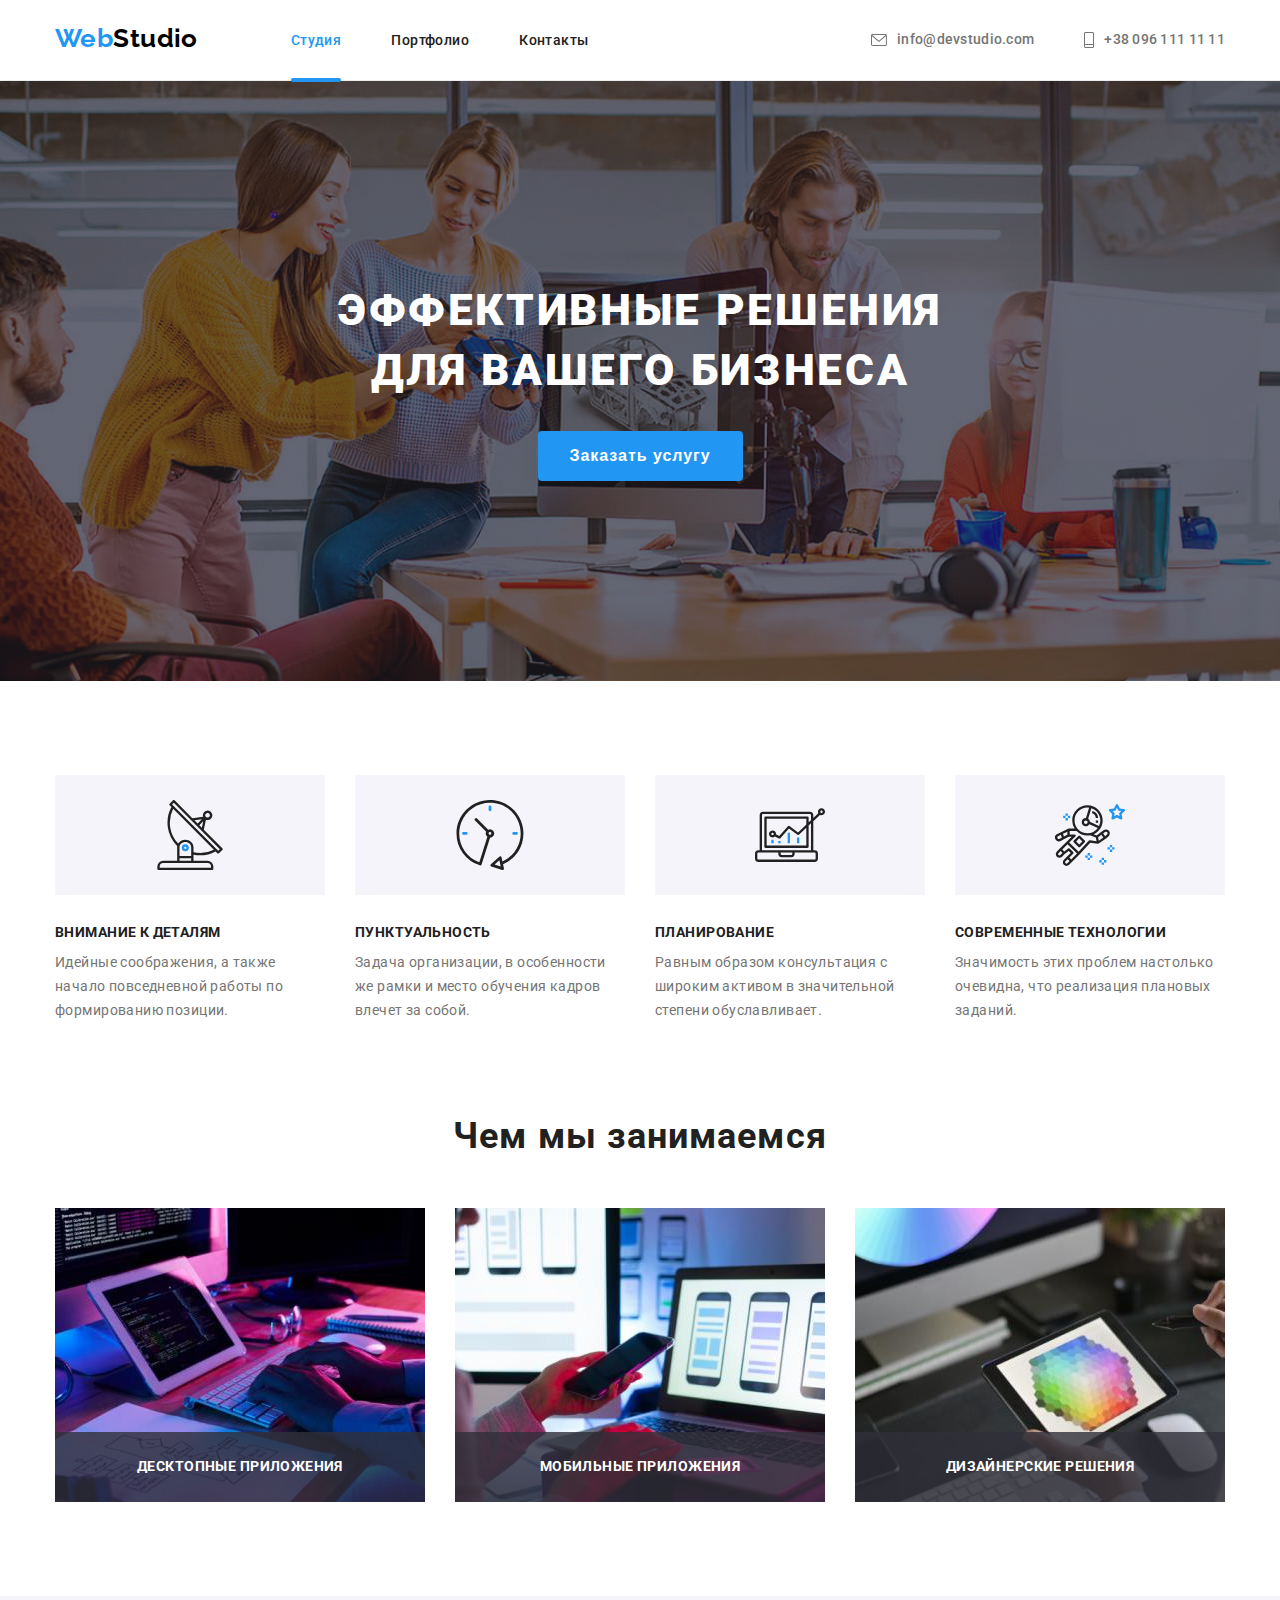
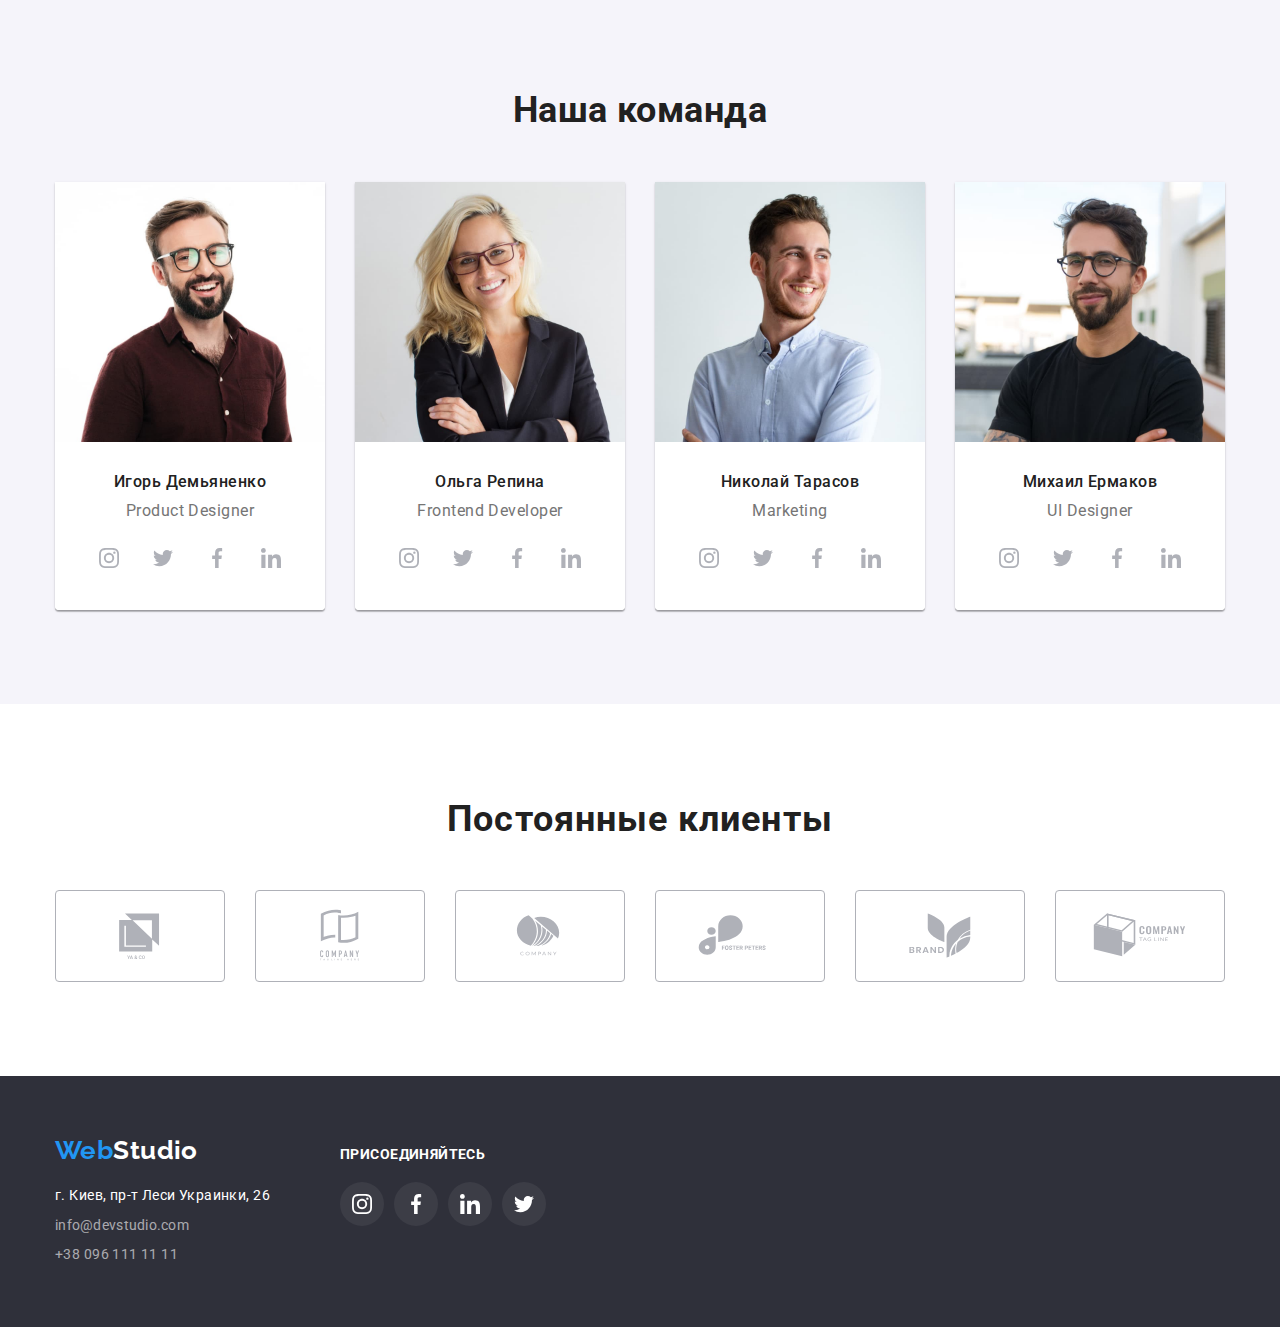
<file: index.html>
<!DOCTYPE html>
<html lang="ru">

<head>
    <meta charset="UTF-8">
    <meta http-equiv="X-UA-Compatible" content="IE=edge">
    <meta name="viewport" content="width=device-width, initial-scale=1.0">
    <title>Студия</title>
    <link rel="preconnect" href="https://fonts.googleapis.com">
    <link rel="preconnect" href="https://fonts.gstatic.com" crossorigin>
    <link href="https://fonts.googleapis.com/css2?family=Raleway:wght@700&family=Roboto:wght@400;500;700;900&display=swap"
        rel="stylesheet">
    <link rel="stylesheet" href="https://cdnjs.cloudflare.com/ajax/libs/modern-normalize/1.1.0/modern-normalize.min.css"
        integrity="sha512-wpPYUAdjBVSE4KJnH1VR1HeZfpl1ub8YT/NKx4PuQ5NmX2tKuGu6U/JRp5y+Y8XG2tV+wKQpNHVUX03MfMFn9Q=="
        crossorigin="anonymous" referrerpolicy="no-referrer">
    <link rel="stylesheet" href="./css/styles.css">
</head>

<body class="body">
    <header class="header">
        <div class="container container-nav">
        <nav class="navigation">
            <a href="./index.html" class="header-link-logo link"><span class="logo-web">Web</span><span
                    class="logo-studio">Studio</span></a>
            <ul class="header-list list">
                <li class="header-item"><a href="./index.html" class="header-link link current">Студия</a></li>
                <li class="header-item"><a href="./portfolio.html" class="header-link link">Портфолио</a></li>
                <li class="header-item"><a href="" class="header-link link">Контакты</a></li>
            </ul>
        </nav>
        <ul class="header-contact list">
            <li class="header-contact-item">
                <a href="mailto:info@devstudio.com" class="header-mail link">
                <svg class="mail-icon" width="16">
                    <use href="./images/icons/icons.svg#icon-envelope"></use>
                </svg>
                info@devstudio.com</a>
            </li>
            <li class="header-contact-item">
                <a href="tel:+380961111111" class="header-tel link">
                    <svg class="phone-icon" width="10" height="16">
                        <use href="./images/icons/icons.svg#icon-smartphone"></use>
                    </svg>
                    +38 096 111 11 11</a>
            </li>
        </ul>
        </div>
    </header>
    <main>
        <!--Секция Решения-->
        <section class="section-hero">
            <div class="container-hero">
            <h1 class="hero-title">Эффективные решения для вашего бизнеса</h1>
            <button type="button" class="hero-button" data-modal-open>Заказать услугу</button>
            </div>
        </section>
        <!--Секция Особенности-->
        <section class="section">
            <div class="container">
            <h2 class="visually-hidden">Особенности</h2>
            <ul class="features-list list">
                <li class="features-item">
                    <div class="features-icon-box">
                        <svg width="70" height="70">
                            <use href="./images/icons/icons.svg#icon-antenna"></use>
                        </svg>
                    </div>
                    <h3 class="features-title">внимание к деталям</h3>
                    <p class="features-text">Идейные соображения, а также начало повседневной работы по формированию позиции.</p>
                </li>
                <li class="features-item">
                    <div class="features-icon-box">
                        <svg width="70" height="70">
                            <use href="./images/icons/icons.svg#icon-clock"></use>
                        </svg>
                    </div>
                    <h3 class="features-title">пунктуальность</h3>
                    <p class="features-text">Задача организации, в особенности же рамки и место обучения кадров влечет за собой.</p>
                </li>
                <li class="features-item">
                    <div class="features-icon-box">
                        <svg width="70" height="70">
                            <use href="./images/icons/icons.svg#icon-diagram"></use>
                        </svg>
                    </div>
                    <h3 class="features-title">планирование</h3>
                    <p class="features-text">Равным образом консультация с широким активом в значительной степени обуславливает.</p>
                </li>
                <li class="features-item">
                    <div class="features-icon-box">
                        <svg width="70" height="70">
                            <use href="./images/icons/icons.svg#icon-astronaut"></use>
                        </svg>
                    </div>
                    <h3 class="features-title">современные технологии</h3>
                    <p class="features-text">Значимость этих проблем настолько очевидна, что реализация плановых заданий.</p>
                </li>
            </ul>
            </div>
        </section>
        <!--Секция Чем занимаемся-->
        <section class="section section-works">
            <div class="container">
            <h2 class="works-title">Чем мы занимаемся</h2>
            <ul class="works-list list">
                <li class="works-item">
                    <img src="./images/studio/coding.jpg" alt="Написание кода со схемы" width="370" height="294">
                    <p class="works-item-text">Десктопные приложения</p>
                </li>
                <li class="works-item">
                    <img src="./images/studio/mobile.jpg" alt="Настройка телефона по визуалу" width="370" height="294">
                    <p class="works-item-text">Мобильные приложения</p>
                </li>
                <li class="works-item">
                    <img src="./images/studio/graphicstablet.jpg" alt="Выбор палитры на графическом планшете"
                        width="370" height="294">
                    <p class="works-item-text">Дизайнерские решения</p>
                </li>
            </ul>
            </div>
        </section>
        <!--Секция Команда-->
        <section class="section section-team">
            <div class="container">
            <h2 class="team-title">Наша команда</h2>
            <ul class="team-list list">
                <li class="team-card">
                    <img class="team-img" src="./images/team/cardteam1.jpg" alt="Игорь Демьяненко" width="270" height="260">
                    <div class="member-info">
                    <h3 class="employee-title">Игорь Демьяненко</h3>
                    <p class="position-team">Product Designer</p>
                    <ul class="team-soc-list list">
                        <li class="team-soc-item">
                            <a href="" class="team-soc-link">
                                <svg class="team-soc-icon" width="20" height="20">
                                    <use href="./images/icons/icons.svg#icon-instagram"></use>
                                </svg>
                            </a>
                        </li>
                        <li class="team-soc-item">
                            <a href="" class="team-soc-link">
                                <svg class="team-soc-icon" width="20" height="20">
                                    <use href="./images/icons/icons.svg#icon-twitter"></use>
                                </svg>
                            </a>
                        </li>
                        <li class="team-soc-item">
                            <a href="" class="team-soc-link">
                                <svg class="team-soc-icon" width="20" height="20">
                                    <use href="./images/icons/icons.svg#icon-facebook"></use>
                                </svg>
                            </a>
                        </li>
                        <li class="team-soc-item">
                            <a href="" class="team-soc-link">
                                <svg class="team-soc-icon" width="20" height="20">
                                    <use href="./images/icons/icons.svg#icon-linkedin"></use>
                                </svg>
                            </a>
                        </li>
                    </ul>
                    </div>
                </li>
                <li class="team-card">
                    <img class="team-img" src="./images/team/cardteam2.jpg" alt="Ольга Репина" width="270" height="260">
                    <div class="member-info">
                    <h3 class="employee-title">Ольга Репина</h3>
                    <p class="position-team">Frontend Developer</p>
                    <ul class="team-soc-list list">
                        <li class="team-soc-item">
                            <a href="" class="team-soc-link">
                                <svg class="team-soc-icon" width="20" height="20">
                                    <use href="./images/icons/icons.svg#icon-instagram"></use>
                                </svg>
                            </a>
                        </li>
                        <li class="team-soc-item">
                            <a href="" class="team-soc-link">
                                <svg class="team-soc-icon" width="20" height="20">
                                    <use href="./images/icons/icons.svg#icon-twitter"></use>
                                </svg>
                            </a>
                        </li>
                        <li class="team-soc-item">
                            <a href="" class="team-soc-link">
                                <svg class="team-soc-icon" width="20" height="20">
                                    <use href="./images/icons/icons.svg#icon-facebook"></use>
                                </svg>
                            </a>
                        </li>
                        <li class="team-soc-item">
                            <a href="" class="team-soc-link">
                                <svg class="team-soc-icon" width="20" height="20">
                                    <use href="./images/icons/icons.svg#icon-linkedin"></use>
                                </svg>
                            </a>
                        </li>
                    </ul>
                    </div>
                </li>
                <li class="team-card">
                    <img class="team-img" src="./images/team/cardteam3.jpg" alt="Николай Тарасов" width="270" height="260">
                    <div class="member-info">
                    <h3 class="employee-title">Николай Тарасов</h3>
                    <p class="position-team">Marketing</p>
                    <ul class="team-soc-list list">
                        <li class="team-soc-item">
                            <a href="" class="team-soc-link">
                                <svg class="team-soc-icon" width="20" height="20">
                                    <use href="./images/icons/icons.svg#icon-instagram"></use>
                                </svg>
                            </a>
                        </li>
                        <li class="team-soc-item">
                            <a href="" class="team-soc-link">
                                <svg class="team-soc-icon" width="20" height="20">
                                    <use href="./images/icons/icons.svg#icon-twitter"></use>
                                </svg>
                            </a>
                        </li>
                        <li class="team-soc-item">
                            <a href="" class="team-soc-link">
                                <svg class="team-soc-icon" width="20" height="20">
                                    <use href="./images/icons/icons.svg#icon-facebook"></use>
                                </svg>
                            </a>
                        </li>
                        <li class="team-soc-item">
                            <a href="" class="team-soc-link">
                                <svg class="team-soc-icon" width="20" height="20">
                                    <use href="./images/icons/icons.svg#icon-linkedin"></use>
                                </svg>
                            </a>
                        </li>
                    </ul>
                    </div>
                </li>
                <li class="team-card">
                    <img class="team-img" src="./images/team/cardteam4.jpg" alt="Михаил Ермаков" width="270" height="260">
                    <div class="member-info">
                    <h3 class="employee-title">Михаил Ермаков</h3>
                    <p class="position-team">UI Designer</p>
                    <ul class="team-soc-list list">
                        <li class="team-soc-item">
                            <a href="" class="team-soc-link">
                                <svg class="team-soc-icon" width="20" height="20">
                                    <use href="./images/icons/icons.svg#icon-instagram"></use>
                                </svg>
                            </a>
                        </li>
                        <li class="team-soc-item">
                            <a href="" class="team-soc-link">
                                <svg class="team-soc-icon" width="20" height="20">
                                    <use href="./images/icons/icons.svg#icon-twitter"></use>
                                </svg>
                            </a>
                        </li>
                        <li class="team-soc-item">
                            <a href="" class="team-soc-link">
                                <svg class="team-soc-icon" width="20" height="20">
                                    <use href="./images/icons/icons.svg#icon-facebook"></use>
                                </svg>
                            </a>
                        </li>
                        <li class="team-soc-item">
                            <a href="" class="team-soc-link">
                                <svg class="team-soc-icon" width="20" height="20">
                                    <use href="./images/icons/icons.svg#icon-linkedin"></use>
                                </svg>
                            </a>
                        </li>
                    </ul>
                    </div>
                </li>
            </ul>
            </div>
        </section>
    <!--Секция Постоянные клиенты-->
    <section class="section section-clients">
        <div class="container">
            <h2 class="title-clients">Постоянные клиенты</h2>
            <ul class="clients-list list">
                <li class="clients-item">
                    <a href="" class="clients-links">
                        <svg class="clients-icon" width="106" height="60">
                            <use href="./images/icons/icons.svg#icon-logo-1"></use>
                        </svg>
                    </a>
                </li>
                <li class="clients-item">
                    <a href="" class="clients-links">
                        <svg class="clients-icon" width="106" height="60">
                            <use href="./images/icons/icons.svg#icon-logo-2"></use>
                        </svg>
                    </a>
                </li>
                <li class="clients-item">
                    <a href="" class="clients-links">
                        <svg class="clients-icon" width="106" height="60">
                            <use href="./images/icons/icons.svg#icon-logo-3"></use>
                        </svg>
                    </a>
                </li>
                <li class="clients-item">
                    <a href="" class="clients-links">
                        <svg class="clients-icon" width="106" height="60">
                            <use href="./images/icons/icons.svg#icon-logo-4"></use>
                        </svg>
                    </a>
                </li>
                <li class="clients-item">
                    <a href="" class="clients-links">
                        <svg class="clients-icon" width="106" height="60">
                            <use href="./images/icons/icons.svg#icon-logo-5"></use>
                        </svg>
                    </a>
                </li>
                <li class="clients-item">
                    <a href="" class="clients-links">
                        <svg class="clients-icon" width="106" height="60">
                            <use href="./images/icons/icons.svg#icon-logo-6"></use>
                        </svg>
                    </a>
                </li>
            </ul>
        </div>
    </section>
    </main>
    <!--Подвал-->
    <footer class="footer">
        <div class="container basement-container">
        <div class="footer-container">
        <a href="./index.html" class="footer-link-logo link"><span class="logo-web">Web</span><span class="logo-studio-footer">Studio</span></a>
        <address class="footer-address">
            <ul class="address-list list">
                <li class="contacts"><a href="https://goo.gl/maps/UrgGSYHFzUW1wkLTA" target="_blank" class="footer-map-link link">г. Киев, пр-т Леси Украинки, 26<br></a></li>
                <li class="contacts contacts-secondary"><a href="mailto:info@devstudio.com" class="footer-mail link">info@devstudio.com </a></li>
                <li class="contacts contacts-secondary"><a href="tel:+380961111111" class="footer-tel link">+38 096 111 11 11</a></li>
            </ul>
        </address>
        </div>
        <div class="join-us-footer">
            <p class="join-us-title">Присоединяйтесь</p>
            <ul class="join-us-list list">
                <li class="join-us-item">
                    <a href="" class="join-us-link link">
                        <svg class="join-us-icon" width="20" height="20">
                            <use href="./images/icons/icons.svg#icon-instagram"></use>
                        </svg>
                    </a>
                </li>
                <li class="join-us-item">
                    <a href="" class="join-us-link link">
                        <svg class="join-us-icon" width="20" height="20">
                            <use href="./images/icons/icons.svg#icon-facebook"></use>
                        </svg>
                    </a>
                </li>
                <li class="join-us-item">
                    <a href="" class="join-us-link link">
                        <svg class="join-us-icon" width="20" height="20">
                            <use href="./images/icons/icons.svg#icon-linkedin"></use>
                        </svg>
                    </a>
                </li>
                <li class="join-us-item">
                    <a href="" class="join-us-link link">
                        <svg class="join-us-icon" width="20" height="20">
                            <use href="./images/icons/icons.svg#icon-twitter"></use>
                        </svg>
                    </a>
                </li>
            </ul>
        </div>
        </div>
    </footer>
    <div class="backdrop is-hidden" data-modal>
        <div class="modal">
            <button class="modal-button" data-modal-close>
                <svg class="icon-close" width="11" height="11">
                    <use href="./images/icons/icons.svg#icon-icons-close"></use>
                </svg>
            </button>
        </div>
    </div>
    <script src="./js/modal.js"></script>
</body>

</html>
</file>
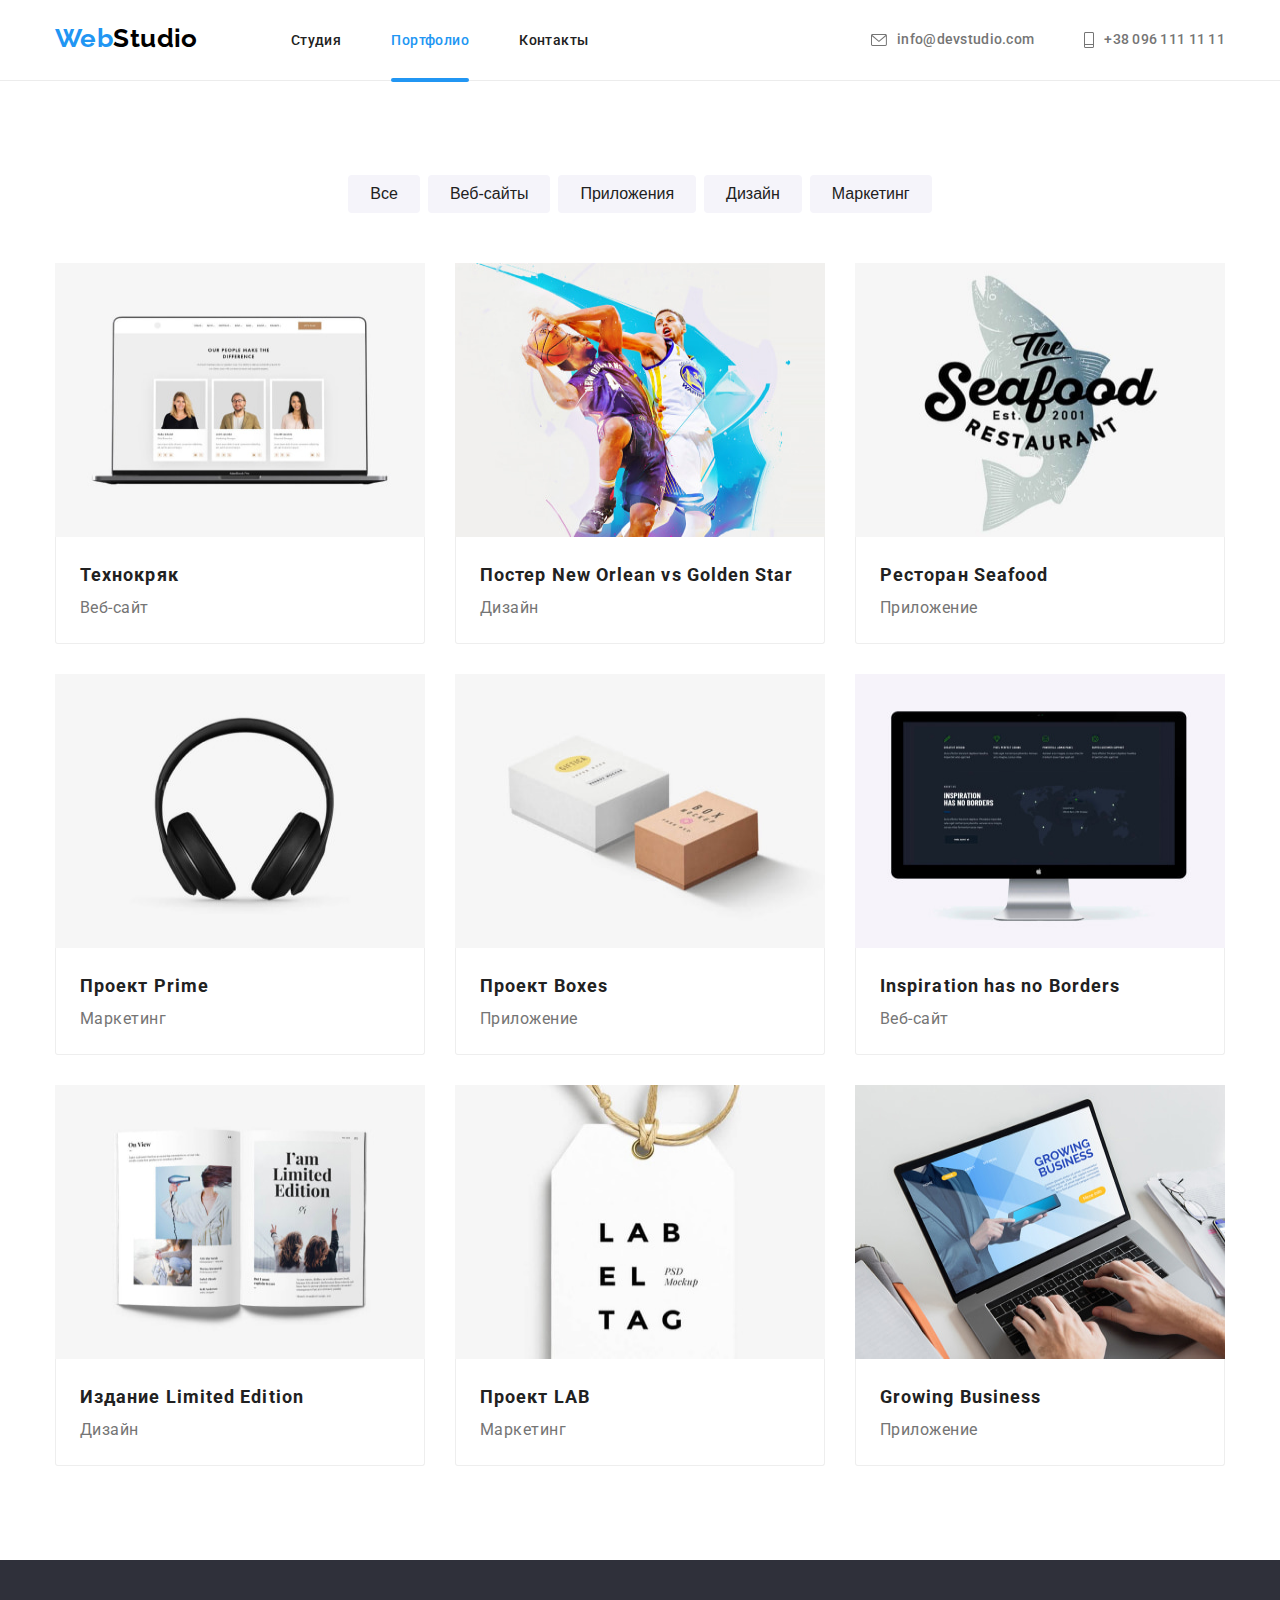
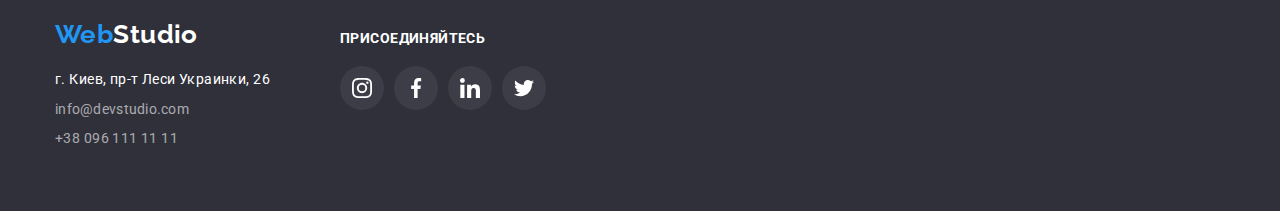
<file: portfolio.html>
<!DOCTYPE html>
<html lang="ru">

<head>
    <meta charset="UTF-8">
    <meta http-equiv="X-UA-Compatible" content="IE=edge">
    <meta name="viewport" content="width=device-width, initial-scale=1.0">
    <title>Портфолио</title>
    <link rel="preconnect" href="https://fonts.googleapis.com">
    <link rel="preconnect" href="https://fonts.gstatic.com" crossorigin>
    <link href="https://fonts.googleapis.com/css2?family=Raleway:wght@700&family=Roboto:wght@400;500;700;900&display=swap" rel="stylesheet">
    <link rel="stylesheet" href="https://cdnjs.cloudflare.com/ajax/libs/modern-normalize/1.1.0/modern-normalize.min.css"
        integrity="sha512-wpPYUAdjBVSE4KJnH1VR1HeZfpl1ub8YT/NKx4PuQ5NmX2tKuGu6U/JRp5y+Y8XG2tV+wKQpNHVUX03MfMFn9Q=="
        crossorigin="anonymous" referrerpolicy="no-referrer">
    <link rel="stylesheet" href="./css/styles.css">
</head>

<body>
    <header class="header">
        <div class="container container-nav">
        <nav class="navigation">
            <a href="./index.html" class="header-link-logo link"><span class="logo-web">Web</span><span
                    class="logo-studio">Studio</span></a>
            <ul class="header-list list">
                <li class="header-item"><a href="./index.html" class="header-link link">Студия</a></li>
                <li class="header-item"><a href="./portfolio.html" class="header-link link current">Портфолио</a></li>
                <li class="header-item"><a href="" class="header-link link">Контакты</a></li>
            </ul>
        </nav>
        <ul class="header-contact list">
            <li class="header-contact-item">
                <a href="mailto:info@devstudio.com" class="header-mail link">
                    <svg class="mail-icon" width="16">
                        <use href="./images/icons/icons.svg#icon-envelope"></use>
                    </svg>
                    info@devstudio.com</a>
            </li>
            <li class="header-contact-item">
                <a href="tel:+380961111111" class="header-tel link">
                    <svg class="phone-icon" width="10" height="16">
                        <use href="./images/icons/icons.svg#icon-smartphone"></use>
                    </svg>
                    +38 096 111 11 11</a>
            </li>
        </ul>
        </div>
    </header>
    <main>
        <!--Секция Услуги-->
        <section class="section portfolio-section">
            <div class="container">
                <div class="container-portfolio">
                    <h1 class="visually-hidden">Услуги</h1>
                    <ul class="services-button-list list">
                        <li class="filter-button"><button type="button" class="services-button">Все</button></li>
                        <li class="filter-button"><button type="button" class="services-button">Веб-сайты</button></li>
                        <li class="filter-button"><button type="button" class="services-button">Приложения</button></li>
                        <li class="filter-button"><button type="button" class="services-button">Дизайн</button></li>
                        <li class="filter-button"><button type="button" class="services-button">Маркетинг</button></li>
                    </ul>
                    <ul class="services-pics-list list">
                        <li class="services-item">
                            <a href="" class="services-link link">
                                <div class="services-img-decor">
                                <img src="./images/portfolio/project1.jpg" alt="Технологии" width="370" height="274">
                                <p class="services-decor-text">Ресурс предлагает комплексные предложения с разным уровнем
                                    функционала и сервисов. Все это позволит посетителю получить исчерпывающие сведения 
                                    о компании или частном лице
                                </p>
                                </div>
                                <div class="portfolio-cards">
                                    <h2 class="services-title">Технокряк</h2>
                                    <p class="services-text">Веб-сайт</p>
                                </div>
                            </a>
                        </li>
                        <li class="services-item">
                            <a href="" class="services-link link">
                                <div class="services-img-decor">
                                <img src="./images/portfolio/project2.jpg" alt="Технологии" width="370" height="274">
                                <p class="services-decor-text">Ресурс предлагает комплексные предложения с разным уровнем
                                    функционала и сервисов. Все это позволит посетителю получить исчерпывающие сведения
                                    о компании или частном лице
                                </p>
                                </div>
                                <div class="portfolio-cards">
                                    <h2 class="services-title">Постер New Orlean vs Golden Star</h2>
                                    <p class="services-text">Дизайн</p>
                                </div>
                            </a>
                        </li>
                        <li class="services-item">
                            <a href="" class="services-link link">
                                <div class="services-img-decor">
                                <img src="./images/portfolio/project3.jpg" alt="Технологии" width="370" height="274">
                                <p class="services-decor-text">Ресурс предлагает комплексные предложения с разным уровнем
                                    функционала и сервисов. Все это позволит посетителю получить исчерпывающие сведения
                                    о компании или частном лице
                                </p>
                                </div>
                                <div class="portfolio-cards">
                                    <h2 class="services-title">Ресторан Seafood</h2>
                                    <p class="services-text">Приложение</p>
                                </div>
                            </a>
                        </li>
                        <li class="services-item">
                            <a href="" class="services-link link">
                                <div class="services-img-decor">
                                <img src="./images/portfolio/project4.jpg" alt="Технологии" width="370" height="274">
                                <p class="services-decor-text">Ресурс предлагает комплексные предложения с разным уровнем
                                    функционала и сервисов. Все это позволит посетителю получить исчерпывающие сведения
                                    о компании или частном лице
                                </p>
                                </div>
                                <div class="portfolio-cards">
                                    <h2 class="services-title">Проект Prime</h2>
                                    <p class="services-text">Маркетинг</p>
                                </div>
                            </a>
                        </li>
                        <li class="services-item">
                            <a href="" class="services-link link">
                                <div class="services-img-decor">
                                <img src="./images/portfolio/project5.jpg" alt="Технологии" width="370" height="274">
                                <p class="services-decor-text">Ресурс предлагает комплексные предложения с разным уровнем
                                    функционала и сервисов. Все это позволит посетителю получить исчерпывающие сведения
                                    о компании или частном лице
                                </p>
                                </div>
                                <div class="portfolio-cards">
                                    <h2 class="services-title">Проект Boxes</h2>
                                    <p class="services-text">Приложение</p>
                                </div>
                            </a>
                        </li>
                        <li class="services-item">
                            <a href="" class="services-link link">
                                <div class="services-img-decor">
                                <img src="./images/portfolio/project6.jpg" alt="Технологии" width="370" height="274">
                                <p class="services-decor-text">Ресурс предлагает комплексные предложения с разным уровнем
                                    функционала и сервисов. Все это позволит посетителю получить исчерпывающие сведения
                                    о компании или частном лице
                                </p>
                                </div>
                                <div class="portfolio-cards">
                                    <h2 lang="en" class="services-title">Inspiration has no Borders</h2>
                                    <p class="services-text">Веб-сайт</p>
                                </div>
                            </a>
                        </li>
                        <li class="services-item">
                            <a href="" class="services-link link">
                                <div class="services-img-decor">
                                <img src="./images/portfolio/project7.jpg" alt="Технологии" width="370" height="274">
                                <p class="services-decor-text">Ресурс предлагает комплексные предложения с разным уровнем
                                    функционала и сервисов. Все это позволит посетителю получить исчерпывающие сведения
                                    о компании или частном лице
                                </p>
                                </div>
                                <div class="portfolio-cards">
                                    <h2 class="services-title">Издание Limited Edition</h2>
                                    <p class="services-text">Дизайн</p>
                                </div>
                            </a>
                        </li>
                        <li class="services-item">
                            <a href="" class="services-link link">
                                <div class="services-img-decor">
                                <img src="./images/portfolio/project8.jpg" alt="Технологии" width="370" height="274">
                                <p class="services-decor-text">Ресурс предлагает комплексные предложения с разным уровнем
                                    функционала и сервисов. Все это позволит посетителю получить исчерпывающие сведения
                                    о компании или частном лице
                                </p>
                                </div>
                                <div class="portfolio-cards">
                                    <h2 class="services-title">Проект LAB</h2>
                                    <p class="services-text">Маркетинг</p>
                                </div>
                            </a>
                        </li>
                        <li class="services-item">
                            <a href="" class="services-link link">
                                <div class="services-img-decor">
                                <img src="./images/portfolio/project9.jpg" alt="Технологии" width="370" height="274">
                                <p class="services-decor-text">Ресурс предлагает комплексные предложения с разным уровнем
                                    функционала и сервисов. Все это позволит посетителю получить исчерпывающие сведения
                                    о компании или частном лице
                                </p>
                                </div>
                                <div class="portfolio-cards">
                                    <h2 lang="en" class="services-title">Growing Business</h2>
                                    <p class="services-text">Приложение</p>
                                </div>
                            </a>
                        </li>
                    </ul>
                </div>
            </div>
        </section>
    </main>
    <!--Подвал-->
<footer class="footer">
    <div class="container basement-container">
        <div class="footer-container">
            <a href="./index.html" class="footer-link-logo link"><span class="logo-web">Web</span><span
                    class="logo-studio-footer">Studio</span></a>
            <address class="footer-address">
                <ul class="address-list list">
                    <li class="contacts"><a href="https://goo.gl/maps/UrgGSYHFzUW1wkLTA" target="_blank"
                            class="footer-map-link link">г. Киев, пр-т Леси Украинки, 26<br></a></li>
                    <li class="contacts contacts-secondary"><a href="mailto:info@devstudio.com"
                            class="footer-mail link">info@devstudio.com </a></li>
                    <li class="contacts contacts-secondary"><a href="tel:+380961111111" class="footer-tel link">+38 096
                            111 11 11</a></li>
                </ul>
            </address>
        </div>
        <div class="join-us-footer">
            <p class="join-us-title">Присоединяйтесь</p>
            <ul class="join-us-list list">
                <li class="join-us-item">
                    <a href="" class="join-us-link link">
                        <svg class="join-us-icon" width="20" height="20">
                            <use href="./images/icons/icons.svg#icon-instagram"></use>
                        </svg>
                    </a>
                </li>
                <li class="join-us-item">
                    <a href="" class="join-us-link link">
                        <svg class="join-us-icon" width="20" height="20">
                            <use href="./images/icons/icons.svg#icon-facebook"></use>
                        </svg>
                    </a>
                </li>
                <li class="join-us-item">
                    <a href="" class="join-us-link link">
                        <svg class="join-us-icon" width="20" height="20">
                            <use href="./images/icons/icons.svg#icon-linkedin"></use>
                        </svg>
                    </a>
                </li>
                <li class="join-us-item">
                    <a href="" class="join-us-link link">
                        <svg class="join-us-icon" width="20" height="20">
                            <use href="./images/icons/icons.svg#icon-twitter"></use>
                        </svg>
                    </a>
                </li>
            </ul>
        </div>
    </div>
</footer>
</body>

</html>
</file>
<file: css/styles.css>
html {
    box-sizing: border-box;
}

*,
*::before,
*::after {
    box-sizing: inherit;
}


:root {
    --title-text-color: #212121;
    --header-link-color: #212121;
    --button-services-color: #212121;
    --secondary-text-color: #757575;
    --main-text-color: #FFFFFF;
    --main-background-color: #ffffff;
    --footer-text: #ffffff;
    --button-text-color: #ffffff;
    --logo-studio-color: #000000;
    --logo-studio-alt-color: #FFFFFF;
    --hero-button-color: #ffffff;
    --hero-button-color-alt: #000000;
    --logo-web-color: #2196F3;
    --link-color: #2196F3;
    --main-button-color: #2196F3;
    --bg-icon-color: #2196F3;
    --footer-text-color: rgba(255, 255, 255, 0.6);
    --hero-background-color: #2F303A;
    --footer-background-color: #2F303A;
    --button-background-color: #F5F4FA;
    --team-background-color: #F5F4FA;
    --list-right-margin: 30px;
}

body {
    margin: 0;
    font-family: 'Roboto', Tahoma sans-serif;
    color: var(--secondary-text-color);
    font-size: 14px;
    letter-spacing: 0.03em;
    background-color: var(--main-background-color);
}

img {
    display: block;
}

.visually-hidden {
    position: absolute;
    white-space: nowrap;
    width: 1px;
    height: 1px;
    overflow: hidden;
    border: 0;
    padding: 0;
    clip: rect(0 0 0 0);
    clip-path: inset(50%);
    margin: -1px;
}

.link {
    text-decoration: none;
}

.list {
    list-style: none;
    padding: 0;
    margin: 0;
}

.section {
    padding-top: 94px;
    padding-bottom: 94px;
}

ul {
    list-style: none;
    margin: 0px;
    padding: 0px;
}

h1,
h2,
h3 {
    margin: 0px;
}

p {
    margin: 0px;
}

.container {
    width: 1200px;
    margin: 0 auto;
    padding-left: 15px;
    padding-right: 15px;
}

/*-----------------header body-------*/
.header {
    border-bottom: 1px solid #ECECEC;
}

.container-nav {
    display: flex;
}

.navigation {
    display: flex;
}

.header-link-logo {
    padding-top: 24px;
    padding-bottom: 25px;
    text-decoration: none;
    align-items: center;
    margin-right: 93px;
    font-family: 'Raleway';
}

.logo-web {
    font-family: "Raleway", sans-serif;
    font-weight: 700;
    font-size: 26px;
    line-height: 1.1;
    color: var(--logo-web-color);
}

.logo-studio {
    font-family: "Raleway", sans-serif;
    font-weight: 700;
    font-size: 26px;
    line-height: 1.1;
    color: var(--logo-studio-color);
}

.header-list {
    display: flex;
}

.header-item {
    padding-top: 32px;
    padding-bottom: 32px;
    margin-right: 50px;
}

.header-item:last-child {
    margin-right: 0;
}

.header-link {
    position: relative;
    padding-top: 32px;
    padding-bottom: 32px;
    font-weight: 500;
    line-height: 1.1;
    color: var(--header-link-color);
    transition-property: color;
    transition-duration: 250ms;
    transition-timing-function: cubic-bezier(0.4, 0, 0.2, 1);
}

.header-link.current::after {
    content: "";
    position: absolute;
    width: 100%;
    left: 0;
    bottom: -2px;
    height: 4px;
    border-radius: 2px;
    background: #2196F3;
}

.header-link:hover,
.header-link:focus {
    color: var(--link-color);
}

.link.current {
    color: var(--link-color);
}

/*------header contacts-------*/

.header-contact {
    display: flex;
    justify-content: end;
    margin-left: auto;
}

.header-contact-item {
    margin-right: 50px;
}

.header-contact-item:last-child {
    margin-right: 0;
}

.header-mail {
    padding-top: 32px;
    padding-bottom: 32px;
    font-weight: 500;
    line-height: 1.14;
    letter-spacing: 0.02em;
    text-decoration: none;
    color: var(--secondary-text-color);
    display: flex;
    align-items: center;

    transition-property: color, fill;
    transition-duration: 250ms;
    transition-timing-function: cubic-bezier(0.4, 0, 0.2, 1);
}

.header-mail:hover,
.header-mail:focus {
    color: var(--link-color)
}

.mail-icon {
    fill: currentColor;
    margin-right: 10px;
    height: 12px;
}

.phone-icon {
    fill: currentColor;
    margin-right: 10px;
}


.header-mail:focus .mail-icon {
    fill: var(--link-color)
}

.header-tel {
    padding-top: 32px;
    padding-bottom: 32px;
    font-weight: 500;
    line-height: 1.14;
    letter-spacing: 0.02em;
    text-decoration: none;
    display: flex;
    align-items: center;
    color: var(--secondary-text-color);

    transition-property: color, fill;
    transition-duration: 250ms;
    transition-timing-function: cubic-bezier(0.4, 0, 0.2, 1);
}

.header-tel:hover,
.header-tel:focus {
    color: var(--link-color);
}


.header-tel:focus .phone-icon {
    fill: var(--link-color)
}

/*-------------main body hero line--------*/

.section-hero {
    background-color: var(--hero-background-color);
    text-align: center;
    padding-top: 200px;
    padding-bottom: 200px;
    background-image: linear-gradient(rgba(47, 48, 58, 0.4), rgba(47, 48, 58, 0.4)), url(../images/hero.jpg);
    background-repeat: no-repeat;
    background-size: cover;
    background-position: center;
    max-width: 1600px;
    margin: 0 auto;
}

.container-hero {
    width: 1200px;
    margin: 0 auto;
    padding-left: 15px;
    padding-right: 15px;
}

.hero-title {
    max-width: 696px;
    margin: 0 auto;
    margin-bottom: 30px;
    font-weight: 900;
    font-size: 44px;
    line-height: 1.36;
    letter-spacing: 0.06em;
    text-transform: uppercase;
    color: var(--main-text-color);
}

.hero-button {
    border-radius: 4px;
    min-width: 200px;
    padding: 10px 32px;
    font-weight: 700;
    font-size: 16px;
    line-height: 1.87;
    border: none;
    align-items: center;
    letter-spacing: 0.06em;
    color: var(--hero-button-color);
    cursor: pointer;
    background-color: var(--main-button-color);
}


/*-------------main body specificities line--------*/

.features-list {
    display: flex;
    flex-wrap: wrap;
}

.features-item {
    margin-right: var(--list-right-margin);
}

.features-item:last-child {
    margin-right: 0;
}

.features-icon-box {
    width: 270px;
    height: 120px;
    background-color: #F5F4FA;
    display: flex;
    justify-content: center;
    align-items: center;
    margin-bottom: 30px;
}

.features-title {
    font-size: 14px;
    margin-bottom: 10px;
    font-weight: 700;
    line-height: 1.14;
    text-transform: uppercase;
    color: var(--title-text-color);
}

.features-item {
    max-width: 270px;
}

.features-text {
    line-height: 1.7;
}

/* --------------main body works line------*/

.section-works {
    padding-top: 0;
}

.works-list {
    display: flex;
    list-style: none;
}

.works-item {
    margin-right: var(--list-right-margin);
    position: relative;
}

.works-item:last-child {
    margin-right: 0;
}

.works-title {
    margin-bottom: 50px;
    font-weight: 700;
    font-size: 36px;
    line-height: 1.16;
    text-align: center;
    letter-spacing: 0.03em;
    color: var(--title-text-color);
}

.works-label {
    position: relative;
}

.works-item-text {
    position: absolute;
    height: 70px;
    bottom: 0;
    left: 0;
    display: flex;
    justify-content: center;
    align-items: center;
    width: 100%;
    font-weight: 700;
    line-height: 1.14;
    text-transform: uppercase;
    color: var(--main-text-color);
    background: rgba(47, 48, 58, 0.8);
}

/* --------------main body team line------*/

.section-team {
    background-color: var(--team-background-color);
}

.team-list {
    display: flex;
}

.team-card {
    margin-right: var(--list-right-margin);
    box-shadow: 0px 1px 3px rgba(0, 0, 0, 0.12), 0px 1px 1px rgba(0, 0, 0, 0.14), 0px 2px 1px rgba(0, 0, 0, 0.2);
    border-radius: 0px 0px 4px 4px;
    background-color: #ffffff;
}

.team-card:last-child {
    margin-right: 0;
}

.member-info {
    width: 270px;
    padding-top: 30px;
    padding-bottom: 30px;
    background-color: #ffffff;
    border-bottom-left-radius: 4px;
    border-bottom-right-radius: 4px;
}

.team-title {
    margin-bottom: 50px;
    font-weight: 700;
    font-size: 36px;
    line-height: 1.16;
    text-align: center;
    color: var(--title-text-color);
}

.employee-title {
    margin-bottom: 10px;
    font-weight: 500;
    font-size: 16px;
    line-height: 19px;
    letter-spacing: 0.03em;
    text-align: center;
    color: var(--title-text-color);
}

.position-team {
    margin: 0 auto;
    margin-bottom: 16px;
    font-weight: 400;
    font-size: 16px;
    line-height: 19px;
    letter-spacing: 0.03em;
    text-align: center;
}

.team-soc-list {
    display: flex;
    justify-content: center;
    margin: 0 auto;
}

.team-soc-item {
    margin-right: 10px;
    width: 44px;
    height: 44px;
}

.team-soc-item:last-child {
    margin-right: 0;
}

.team-soc-link {
    display: flex;
    justify-content: center;
    align-items: center;
    width: 44px;
    height: 44px;
    color: #afb1b8;
    border-radius: 50%;

    transition-property: background-color, color;
    transition-duration: 250ms;
    transition-timing-function: cubic-bezier(0.4, 0, 0.2, 1);
}

.team-soc-icon {
    fill: currentColor;
}

.team-soc-link:hover {
    background-color: var(--bg-icon-color);
    color: var(--hero-button-color);
}


.team-soc-link:focus .team-soc-icon {
    fill: #e5e5e5;
}

/* --------------body regular clients line------*/

.title-clients {
    font-weight: 700;
    font-size: 36px;
    line-height: 42px;
    text-align: center;
    letter-spacing: 0.03em;
    color: var(--title-text-color);
    margin-bottom: 50px;
}

.clients-links {
    width: 170px;
    height: 92px;
    padding: 16px 32px;
    border: 1px solid #AFB1B8;
    color: #AFB1B8;
    border-radius: 4px;
    display: flex;
    justify-content: center;
    align-items: center;

    transition-property: border, color;
    transition-duration: 250ms;
    transition-timing-function: cubic-bezier(0.4, 0, 0.2, 1);
}

.clients-list {
    display: flex;
    flex-wrap: wrap;
}

.clients-item {
    margin-right: 30px;
}

.clients-icon {
    fill: currentColor;
}

.clients-item:last-child {
    margin-right: 0px;
}

.clients-links:hover {
    border: 1px solid #2196F3;
    color: var(--bg-icon-color);
}


.clients-links:hover .clients-icon {
    fill: currentColor;
}

.clients-links:focus .clients-icon {
    fill: #2196F3
}

/*-------------footer----------*/

.footer {
    background-color: var(--footer-background-color);
    padding-bottom: 60px;
    padding-top: 60px;
}

.basement-container {
    display: flex;
    align-items: baseline;
}


.footer-link-logo {
    text-decoration: none;
    align-items: center;
    font-family: 'Raleway';
    display: inline-block;
    margin-bottom: 20px;
}

.contacts {
    margin-bottom: 9px;
}

.contacts:last-child {
    margin-bottom: 0;
}

.logo-studio-footer {
    font-family: "Raleway", sans-serif;
    font-weight: 700;
    font-size: 26px;
    line-height: 1.1;
    color: var(--logo-studio-alt-color);
}

.footer-map-link {
    line-height: 1.7;
    color: var(--footer-text);
    font-style: normal;

    transition-property: color;
    transition-duration: 250ms;
    transition-timing-function: cubic-bezier(0.4, 0, 0.2, 1);
}

.footer-map-link:hover,
.footer-map-link:focus {
    color: var(--link-color);
}

.footer-mail {
    line-height: 1.14;
    letter-spacing: 0.02em;
    color: var(--footer-text-color);
    font-style: normal;

    transition-property: color;
    transition-duration: 250ms;
    transition-timing-function: cubic-bezier(0.4, 0, 0.2, 1);
}

.footer-mail:hover,
.footer-mail:focus {
    color: var(--link-color);
}

.footer-tel {
    line-height: 1.7;
    color: var(--footer-text-color);
    font-style: normal;

    transition-property: color;
    transition-duration: 250ms;
    transition-timing-function: cubic-bezier(0.4, 0, 0.2, 1);
}

.footer-tel:hover,
.footer-tel:focus {
    color: var(--link-color);
}

/*-------------footer join us----------*/

.join-us-footer {
    margin-left: 70px;
}

.join-us-title {
    font-weight: 700;
    font-size: 14px;
    line-height: 16px;
    letter-spacing: 0.03em;
    text-transform: uppercase;
    color: #FFFFFF;
    margin-bottom: 20px;
}

.join-us-title {
    display: flex;
    align-items: baseline;
}

.join-us-list {
    display: flex;
    justify-content: center;
}

.join-us-item {
    margin-right: 10px;
    width: 44px;
    height: 44px;
}

.join-us-item:last-child {
    margin-right: 0;
}

.join-us-link {
    width: 100%;
    height: 100%;
    background-color: #ffffff10;
    border-radius: 50%;
    display: flex;
    justify-content: center;
    align-items: center;

    transition-property: background-color;
    transition-duration: 250ms;
    transition-timing-function: cubic-bezier(0.4, 0, 0.2, 1);
}

.join-us-icon {
    fill: #ffffff;
}

.join-us-link:hover,
.join-us-link:focus {
    background-color: var(--bg-icon-color);
}


.join-us-link:focus .join-us-icon {
    fill: #ffffff;
}

/*-------------PORTFOLIO--------*/


.services-button {
    border: none;
    border-radius: 4px;
    padding: 5.94px 22px;
    font-weight: 500;
    font-size: 16px;
    line-height: 1.6;
    text-align: center;
    display: flex;
    align-items: center;
    color: var(--button-services-color);
    cursor: pointer;
    background-color: var(--button-background-color);

    transition-property: color, background-color, box-shadow;
    transition-duration: 250ms;
    transition-timing-function: cubic-bezier(0.4, 0, 0.2, 1);
    }

.services-button:hover,
.services-button:focus {
    color: var(--logo-studio-alt-color);
    background-color: var(--main-button-color);
    box-shadow: 0px 4px 4px rgba(0, 0, 0, 0.25),
            0px 4px 4px rgba(0, 0, 0, 0.25),
            0px 2px 2px rgba(0, 0, 0, 0.12);
    }

.services-button-list {
    justify-content: center;
    margin-bottom: 50px;
    display: flex;
    flex-wrap: wrap;
    }

.filter-button {
    margin-right: 8px;
    align-items: center;
    }

.filter-button:last-child {
    margin: 0;
    }

.services-link {
    display: block;
    transition-property: box-shadow;
    transition-duration: 250ms;
    transition-timing-function: cubic-bezier(0.4, 0, 0.2, 1);
}

.services-link:hover,
.services-link:focus {
    box-shadow: 0px 1px 1px rgba(0, 0, 0, 0.12),
        0px 4px 4px rgba(0, 0, 0, 0.06),
        1px 4px 6px rgba(0, 0, 0, 0.16);
}

.services-title {
    font-weight: 700;
    font-size: 18px;
    line-height: 36px;
    letter-spacing: 0.06em;
    color: var(--title-text-color);
}

.services-text {
    margin: 0 auto;
    font-weight: 400;
    font-size: 16px;
    line-height: 30px;
    letter-spacing: 0.03em;
    color: var(--secondary-text-color);
}

.services-pics-list {
    display: flex;
    flex-wrap: wrap;
    margin-right: -30px;
}

.services-item {
    margin-right: 30px;
    margin-bottom: 30px;
}

.services-item:nth-last-child(-n + 3) {
    margin-bottom: 0;
}

.services-link:hover .services-decor-text,
.services-link:focus .services-decor-text {
    transform: translateY(0);
}

.services-img-decor {
    position: relative;
    display: block;
    overflow: hidden;
}

.services-decor-text {
    position: absolute;
    bottom: 0;
    height: 100%;
    padding: 63px 24px;
    font-size: 18px;
    line-height: 28px;
    letter-spacing: 0.03em;
    color: var(--main-text-color);
    background-color: rgba(33, 150, 243, 0.9);
    transform: translateY(100%);
    transition: transform 250ms cubic-bezier(0.4, 0, 0.2, 1);
}

.portfolio-cards {
    width: 370px;
    padding: 20px 24px;
    background-color: #ffffff;
    border-bottom: 1px solid #EEEEEE;
    border-left: 1px solid #EEEEEE;
    border-right: 1px solid #EEEEEE;
    border-bottom-left-radius: 3px;
    border-bottom-right-radius: 3px;
}


/* --------------backdrop------------- */

.backdrop {
    position: fixed;
    top: 0;
    width: 100%;
    height: 100%;
    background-color: rgba(0, 0, 0, 0.2);
    transition: opacity 250ms, visibility 250ms;
}

.backdrop.is-hidden .modal {
    transform: translate(-50%, -50%) scale(0.9);
}


.modal {
    position: absolute;
    min-width: 528px;
    min-height: 581px;
    top: 50%;
    left: 50%;
    background-color: #FFFFFF;
    box-shadow: 0px 1px 3px rgba(0, 0, 0, 0.12), 0px 1px 1px rgba(0, 0, 0, 0.14), 0px 2px 1px rgba(0, 0, 0, 0.2);
    border-radius: 4px;
    transition: transform 250ms;
    transform: translate(-50%, -50%) rotate(0);
}

.modal-button {
    position: absolute;
    top: 8px;
    right: 8px;
    width: 30px;
    height: 30px;
    border-radius: 50%;
    background-color: #FFFFFF;
    border: 1px solid rgba(0, 0, 0, 0.1);
    box-sizing: border-box;
}

.icon-close {
    fill: #000000;
}

.backdrop.is-hidden {
    opacity: 0;
    pointer-events: none;
    visibility: hidden;
}
</file>
